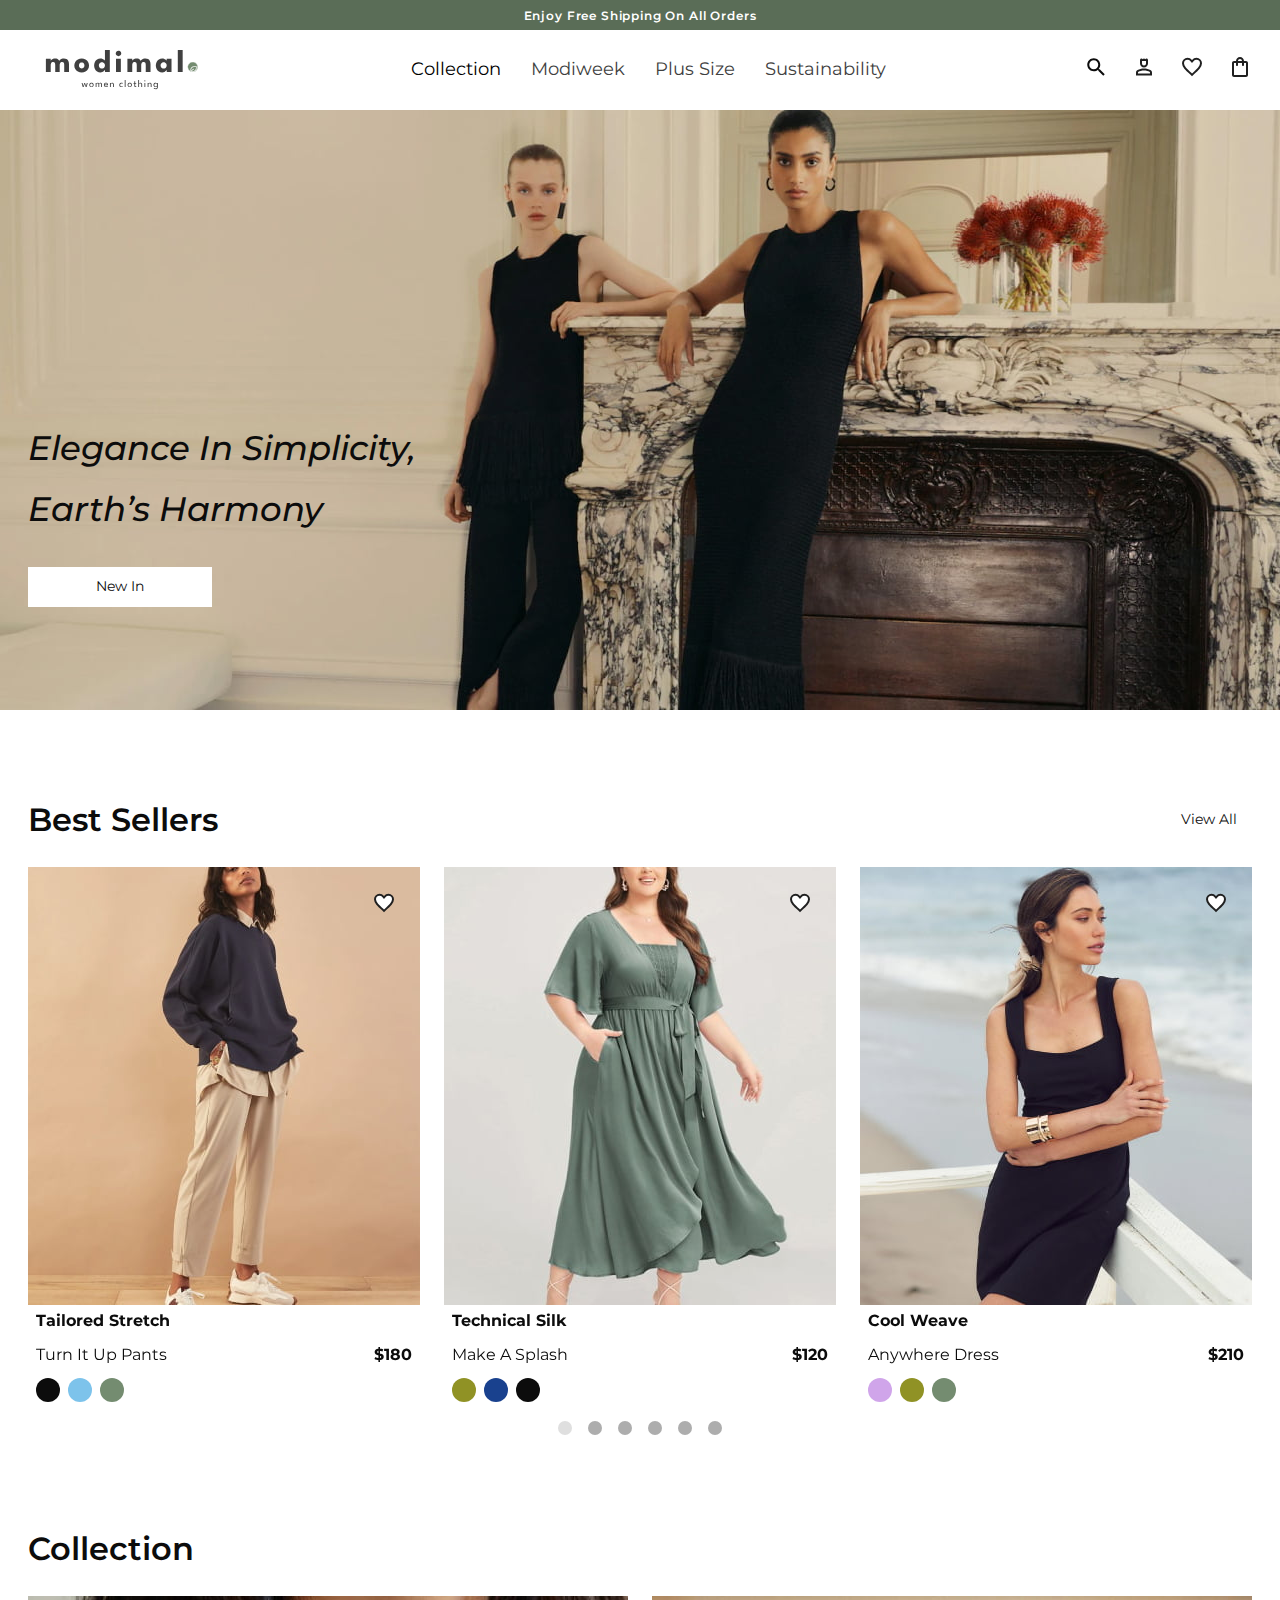
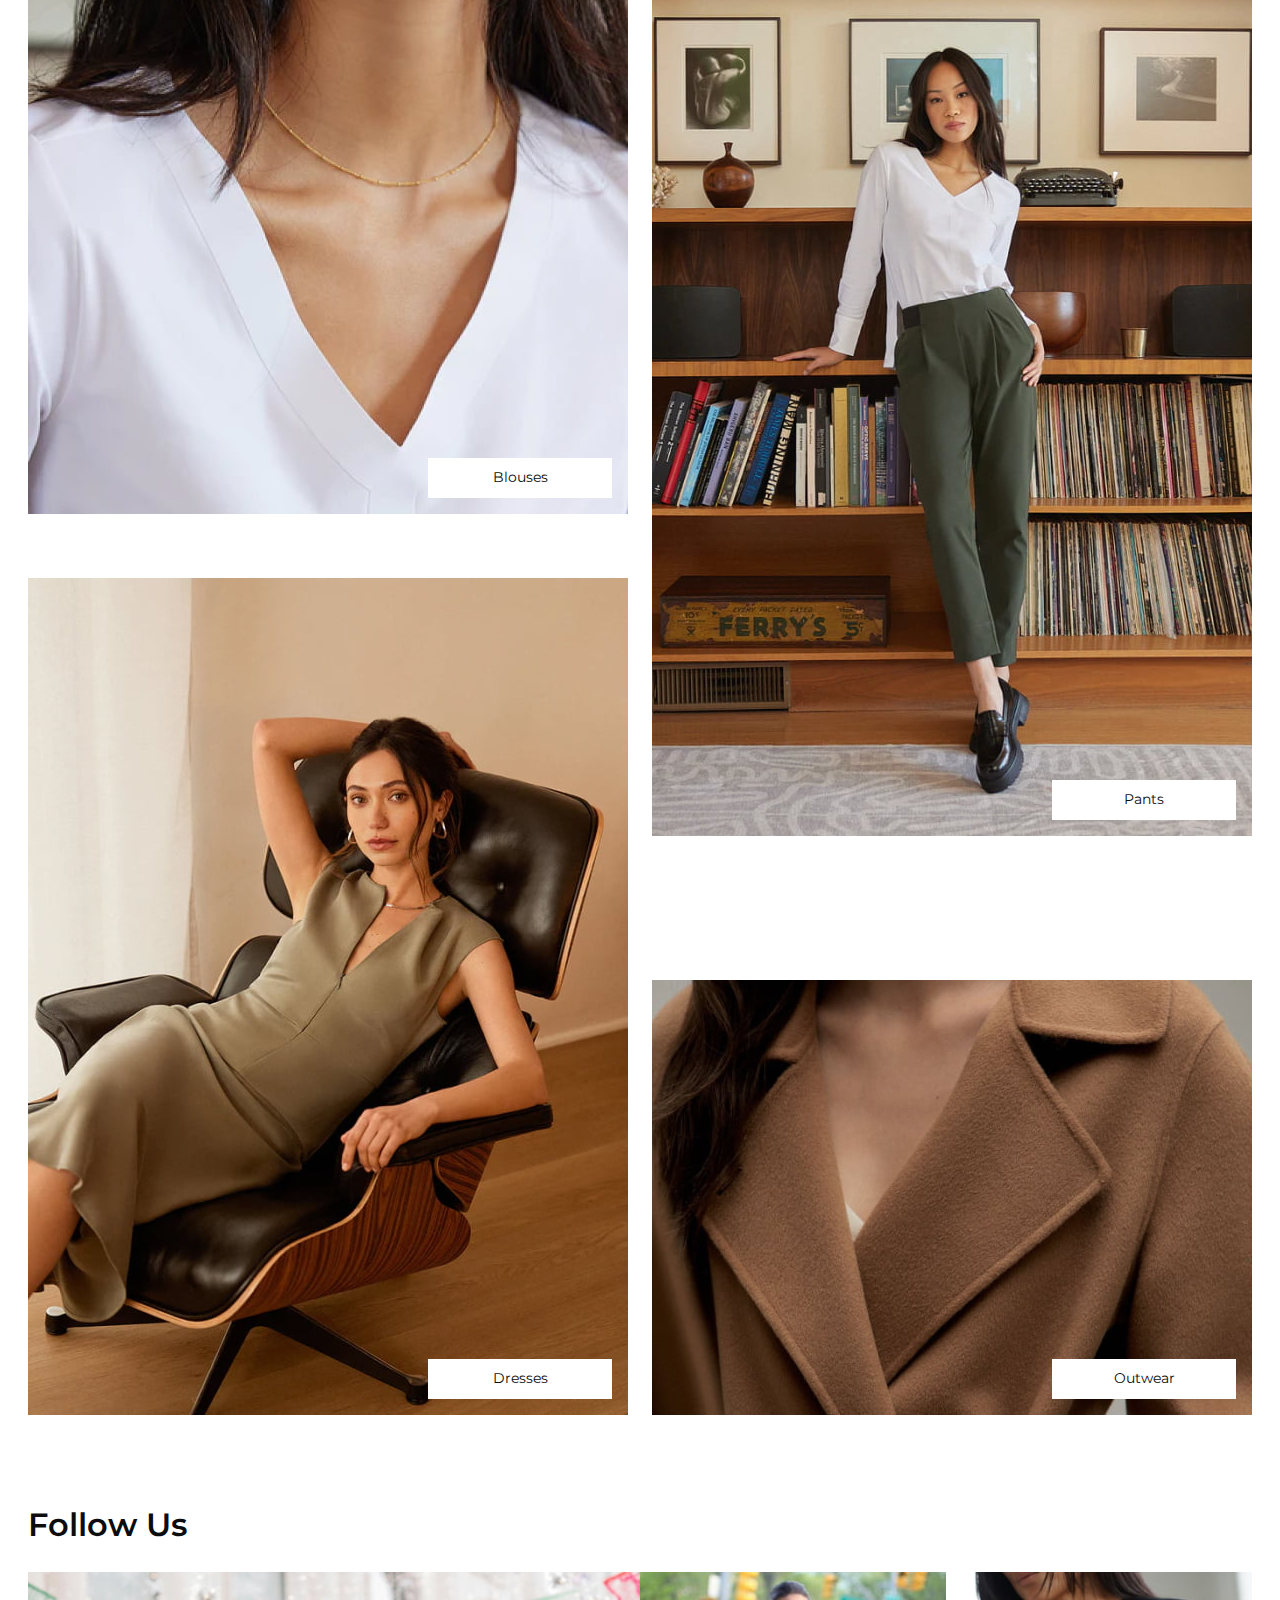
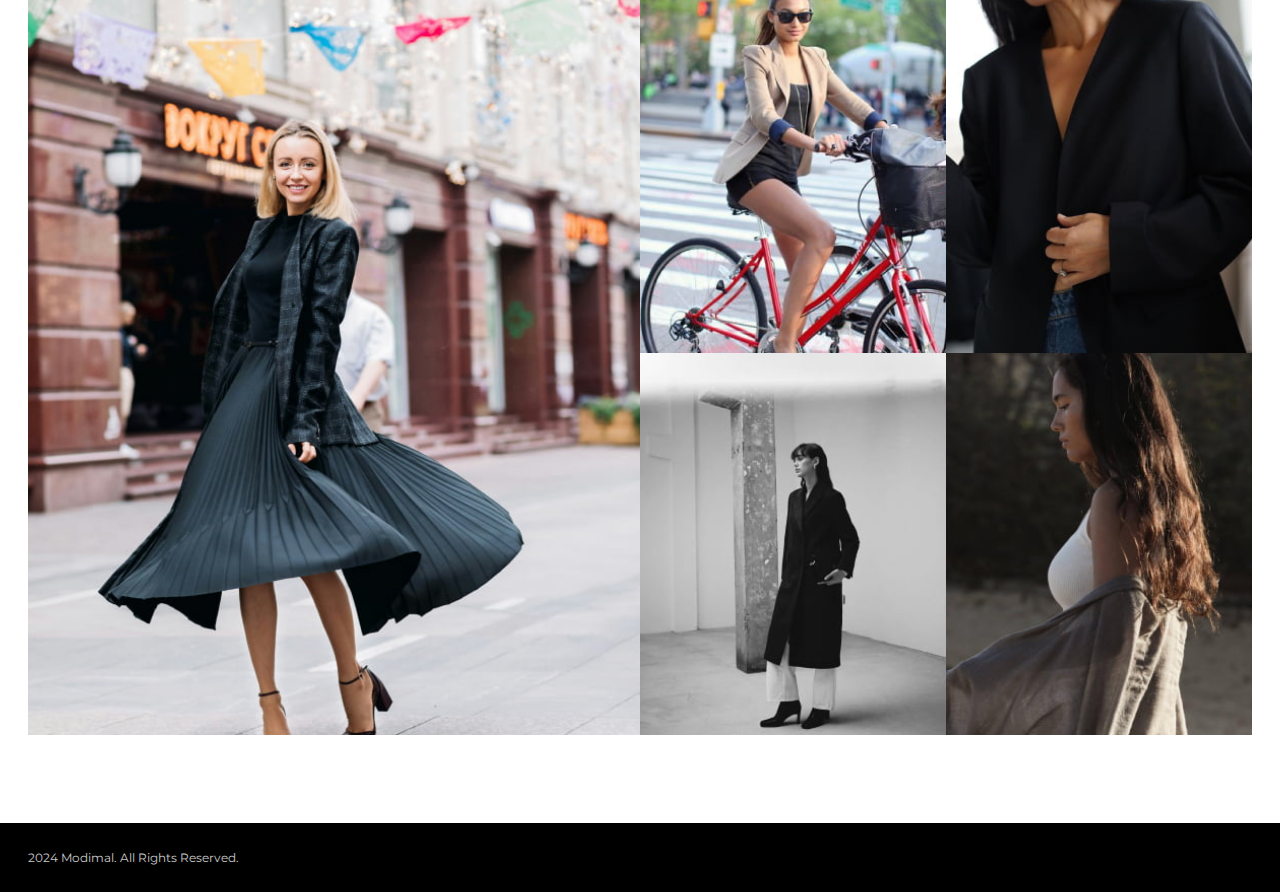
<file: docs/index.html>
<!DOCTYPE html><html lang="en"><head><meta charset="UTF-8"/><meta http-equiv="X-UA-Compatible" content="IE=edge"/><meta name="viewport" content="width=device-width, initial-scale=1.0"/><title>Modimal</title><link rel="stylesheet" href="./css/main.css"/><link rel="icon" type="image/x-icon" href="./img/favicons/favicon.svg"/><link rel="apple-touch-icon" sizes="180x180" href="./img/favicons/apple-touch-icon.png"/></head><body><section class="top-info"><div class="container"><p>Enjoy Free Shipping On&#160;All Orders</p></div></section><header class="header"><div class="container"><div class="header__row"><div class="header__logo"> <a href="#!" class="logo"><img src="./img/logo/logo.svg" alt="Modimal"/></a></div><nav class="header__nav nav"><ul class="nav__list"><li><a href="#!" class="active">Collection</a></li><li><a href="#!">Modiweek</a></li><li><a href="#!">Plus Size</a></li><li><a href="#!">Sustainability</a></li></ul></nav><div class="header__account header__account--first"><ul class="account"><li class="account__menu"> <button class="mobile-nav-btn"><div class="nav-icon"></div></button></li><li class="account__search"> <a href="#!"><svg class="icon icon--search"><use href="./img/svgsprite/sprite.symbol.svg#search"></use></svg></a></li><li> <a href="#!"><svg class="icon icon--person"><use href="./img/svgsprite/sprite.symbol.svg#person"></use></svg></a></li></ul></div><div class="header__account"><ul class="account"><li> <a href="#!"><svg class="icon icon--favorite"><use href="./img/svgsprite/sprite.symbol.svg#favorite"></use></svg></a></li><li> <a href="#!"><svg class="icon icon--bag"><use href="./img/svgsprite/sprite.symbol.svg#bag"></use></svg></a></li></ul></div><div class="header__nav-btn"> <button class="mobile-nav-btn"><div class="nav-icon"></div></button></div></div></div></header><div class="mobile-nav"><div class="mobile-nav__links"><ul class="mobile__links"><li class="mobile-links__parent"> <button class="mobile-links__parent-btn"> <span class="mobile-links__parent-title">Collection</span><svg class="mobile-links__parent-btn__icon icon icon--arrow_down"><use href="./img/svgsprite/sprite.symbol.svg#arrow_down"></use></svg></button><div class="mobile-sub"><ul class="mobile-sub-list"><li class="mobile-sub-list__item"> <a href="#!" class="mobile-sub-list__link">shop all</a></li><li class="mobile-sub-list__item"> <a href="#!" class="mobile-sub-list__link">tops & blouses</a></li><li class="mobile-sub-list__item"> <a href="#!" class="mobile-sub-list__link">tees</a></li><li class="mobile-sub-list__item"> <a href="#!" class="mobile-sub-list__link">pants</a></li><li class="mobile-sub-list__item"> <a href="#!" class="mobile-sub-list__link">jackets & outwears</a></li><li class="mobile-sub-list__item"> <a href="#!" class="mobile-sub-list__link">pullovers</a></li><li class="mobile-sub-list__item"> <a href="#!" class="mobile-sub-list__link">dresses & jumpsuits</a></li><li class="mobile-sub-list__item"> <a href="#!" class="mobile-sub-list__link">short & skirts</a></li></ul></div></li><li class="mobile-links__parent"> <button class="mobile-links__parent-btn"> <span class="mobile-links__parent-title">new in</span><svg class="mobile-links__parent-btn__icon icon icon--arrow_down"><use href="./img/svgsprite/sprite.symbol.svg#arrow_down"></use></svg></button><div class="mobile-sub"><ul class="mobile-sub-list"><li class="mobile-sub-list__item"> <a href="#!" class="mobile-sub-list__link">shop all</a></li><li class="mobile-sub-list__item"> <a href="#!" class="mobile-sub-list__link">tops & blouses</a></li><li class="mobile-sub-list__item"> <a href="#!" class="mobile-sub-list__link">tees</a></li><li class="mobile-sub-list__item"> <a href="#!" class="mobile-sub-list__link">pants</a></li><li class="mobile-sub-list__item"> <a href="#!" class="mobile-sub-list__link">jackets & outwears</a></li><li class="mobile-sub-list__item"> <a href="#!" class="mobile-sub-list__link">pullovers</a></li><li class="mobile-sub-list__item"> <a href="#!" class="mobile-sub-list__link">dresses & jumpsuits</a></li><li class="mobile-sub-list__item"> <a href="#!" class="mobile-sub-list__link">short & skirts</a></li></ul></div></li><li class="mobile-links__parent"> <button class="mobile-links__parent-btn"> <span class="mobile-links__parent-title">modiweek</span><svg class="mobile-links__parent-btn__icon icon icon--arrow_down"><use href="./img/svgsprite/sprite.symbol.svg#arrow_down"></use></svg></button><div class="mobile-sub"><ul class="mobile-sub-list"><li class="mobile-sub-list__item"> <a href="#!" class="mobile-sub-list__link">Example-1</a></li><li class="mobile-sub-list__item"> <a href="#!" class="mobile-sub-list__link">Example-2</a></li><li class="mobile-sub-list__item"> <a href="#!" class="mobile-sub-list__link">Example-3</a></li><li class="mobile-sub-list__item"> <a href="#!" class="mobile-sub-list__link">Example-4</a></li><li class="mobile-sub-list__item"> <a href="#!" class="mobile-sub-list__link">Example-5</a></li></ul></div></li><li class="mobile-links__parent"> <button class="mobile-links__parent-btn"> <span class="mobile-links__parent-title">plus size</span><svg class="mobile-links__parent-btn__icon icon icon--arrow_down"><use href="./img/svgsprite/sprite.symbol.svg#arrow_down"></use></svg></button><div class="mobile-sub"><ul class="mobile-sub-list"><li class="mobile-sub-list__item"> <a href="#!" class="mobile-sub-list__link">Example-6</a></li><li class="mobile-sub-list__item"> <a href="#!" class="mobile-sub-list__link">Example-7</a></li><li class="mobile-sub-list__item"> <a href="#!" class="mobile-sub-list__link">Example-8</a></li><li class="mobile-sub-list__item"> <a href="#!" class="mobile-sub-list__link">Example-9</a></li></ul></div></li><li class="mobile-links__parent"> <button class="mobile-links__parent-btn"> <span class="mobile-links__parent-title">sustainability</span> <svg class="mobile-links__parent-btn__icon icon icon--arrow_down"><use href="./img/svgsprite/sprite.symbol.svg#arrow_down"></use></svg></button><div class="mobile-sub"><ul class="mobile-sub-list"><li class="mobile-sub-list__item"> <a href="#!" class="mobile-sub-list__link">mission</a></li><li class="mobile-sub-list__item"> <a href="#!" class="mobile-sub-list__link">processing</a></li><li class="mobile-sub-list__item"> <a href="#!" class="mobile-sub-list__link">materials</a></li><li class="mobile-sub-list__item"> <a href="#!" class="mobile-sub-list__link">packaging</a></li><li class="mobile-sub-list__item"> <a href="#!" class="mobile-sub-list__link">product care</a></li><li class="mobile-sub-list__item"> <a href="#!" class="mobile-sub-list__link">our suppliers</a></li></ul></div></li></ul></div><div class="mobile-nav__btns"> <a href="#!" class="btn-outline"><svg class="icon icon--person"><use href="./img/svgsprite/sprite.symbol.svg#person"></use></svg>Log In</a> <a href="#!" class="btn-outline">Create Account</a></div></div><main class="main"><section class="hero"><div class="container"><div class="hero__content"><h1 class="hero__title">Elegance in&#160;simplicity, Earth&#8217;s harmony</h1> <a href="#!" class="btn">New In</a></div></div></section><section class="best"><div class="container"><div class="best__title-wrapper"><h2 class="best__title title">Best Sellers</h2><div class="best__link"> <a href="#!" class="btn btn--view">View All</a></div></div><div class="best__cards"><div class="swiper"><div class="swiper-wrapper"><div class="swiper-slide"><article class="card"><div class="card__fav-btn"> <button class="card__btn-fav"><svg class="icon icon--favorite"><use href="./img/svgsprite/sprite.symbol.svg#favorite"></use></svg></button></div><div class="card__picture"> <img src="./img/best/best-01.jpg" alt="tailored stretch" class="card-img"/></div><div class="card__body"><h3 class="card__title"><a href="#!">Tailored Stretch</a></h3><div class="card__cols"><div class="card__desk">Turn It&#160;Up&#160;Pants</div><div class="card__price">$180</div></div><div class="card__colors"><div class="card__colors"><div class="color color--black"></div><div class="color color--blue"></div><div class="color color--green"></div></div></div></article></div><div class="swiper-slide"><article class="card"><div class="card__fav-btn"> <button class="card__btn-fav"><svg class="icon icon--favorite"><use href="./img/svgsprite/sprite.symbol.svg#favorite"></use></svg></button></div><div class="card__picture"> <img src="./img/best/best-02.jpg" alt="tailored stretch" class="card-img"/></div><div class="card__body"><h3 class="card__title"><a href="#!">Technical Silk</a></h3><div class="card__cols"><div class="card__desk">Make A&#160;Splash</div><div class="card__price">$120</div></div><div class="card__colors"><div class="card__colors"><div class="color color--olive"></div><div class="color color--navy"></div><div class="color color--black"></div></div></div></article></div><div class="swiper-slide"><article class="card"><div class="card__fav-btn"> <button class="card__btn-fav"><svg class="icon icon--favorite"><use href="./img/svgsprite/sprite.symbol.svg#favorite"></use></svg></button></div><div class="card__picture"> <img src="./img/best/best-03.jpg" alt="tailored stretch" class="card-img"/></div><div class="card__body"><h3 class="card__title"><a href="#!">Cool Weave</a></h3><div class="card__cols"><div class="card__desk">Anywhere Dress</div><div class="card__price">$210</div></div><div class="card__colors"><div class="card__colors"><div class="color color--pink"></div><div class="color color--olive"></div><div class="color color--green"></div></div></div></article></div><div class="swiper-slide"><article class="card"><div class="card__fav-btn"> <button class="card__btn-fav"><svg class="icon icon--favorite"><use href="./img/svgsprite/sprite.symbol.svg#favorite"></use></svg></button></div><div class="card__picture"> <img src="./img/best/best-04.jpg" alt="tailored stretch" class="card-img"/></div><div class="card__body"><h3 class="card__title"><a href="#!">Cool Dress</a></h3><div class="card__cols"><div class="card__desk">Anywhere Dress</div><div class="card__price">$210</div></div><div class="card__colors"><div class="card__colors"><div class="color color--white"></div><div class="color color--black"></div><div class="color color--olive"></div></div></div></article></div><div class="swiper-slide"><article class="card"><div class="card__fav-btn"> <button class="card__btn-fav"><svg class="icon icon--favorite"><use href="./img/svgsprite/sprite.symbol.svg#favorite"></use></svg></button></div><div class="card__picture"> <img src="./img/best/best-05.jpg" alt="tailored stretch" class="card-img"/></div><div class="card__body"><h3 class="card__title"><a href="#!">Cool Blause</a></h3><div class="card__cols"><div class="card__desk">Anywhere Dress</div><div class="card__price">$210</div></div><div class="card__colors"><div class="card__colors"><div class="color color--blue"></div><div class="color color--white"></div><div class="color color--olive"></div></div></div></article></div><div class="swiper-slide"><article class="card"><div class="card__fav-btn"> <button class="card__btn-fav"><svg class="icon icon--favorite"><use href="./img/svgsprite/sprite.symbol.svg#favorite"></use></svg></button></div><div class="card__picture"> <img src="./img/best/best-06.jpg" alt="tailored stretch" class="card-img"/></div><div class="card__body"><h3 class="card__title"><a href="#!">Summer Dress</a></h3><div class="card__cols"><div class="card__desk">Anywhere Dress</div><div class="card__price">$210</div></div><div class="card__colors"><div class="card__colors"><div class="color color--white"></div><div class="color color--olive"></div><div class="color color--green"></div></div></div></article></div></div><div class="swiper-pagination"></div></div></div></div></section><section class="collection"><div class="container"><h2 class="collection__title title">Collection</h2><div class="collection__cols"><div class="collection__col"><article class="card-collection"> <img src="./img/collection/collection-01.jpg" alt="" class="card-collection__img"/><div class="card-collection__link"> <a href="#!" class="btn btn--mobile-wide">Blouses</a></div></article><article class="card-collection"> <img src="./img/collection/collection-02.jpg" alt="" class="card-collection__img"/><div class="card-collection__link"> <a href="#!" class="btn btn--mobile-wide">Dresses</a></div></article></div><div class="collection__col"><article class="card-collection"> <img src="./img/collection/collection-03.jpg" alt="" class="card-collection__img"/><div class="card-collection__link"> <a href="#!" class="btn btn--mobile-wide">Pants</a></div></article><article class="card-collection"> <img src="./img/collection/collection-04.jpg" alt="" class="card-collection__img"/><div class="card-collection__link"> <a href="#!" class="btn btn--mobile-wide">Outwear</a></div></article></div></div></div></section><section class="follow"><h2 class="visually-hidden">Follow Us</h2><div class="container"><h2 class="follow__title title">Follow Us</h2><div class="follow__grid"> <img src="./img/follow/follow-01.jpg" alt="Follow us" class="follow__img"/> <img src="./img/follow/follow-02.jpg" alt="Follow us" class="follow__img"/> <img src="./img/follow/follow-03.jpg" alt="Follow us" class="follow__img"/> <img src="./img/follow/follow-04.jpg" alt="Follow us" class="follow__img"/> <img src="./img/follow/follow-05.jpg" alt="Follow us" class="follow__img"/></div></div></section></main><footer class="footer"><div class="container"><div class="footer__copyright"><p>2024 modimal. All Rights Reserved.</p></div></div></footer><script src="./js/index.bundle.js"></script></body></html>
</file>
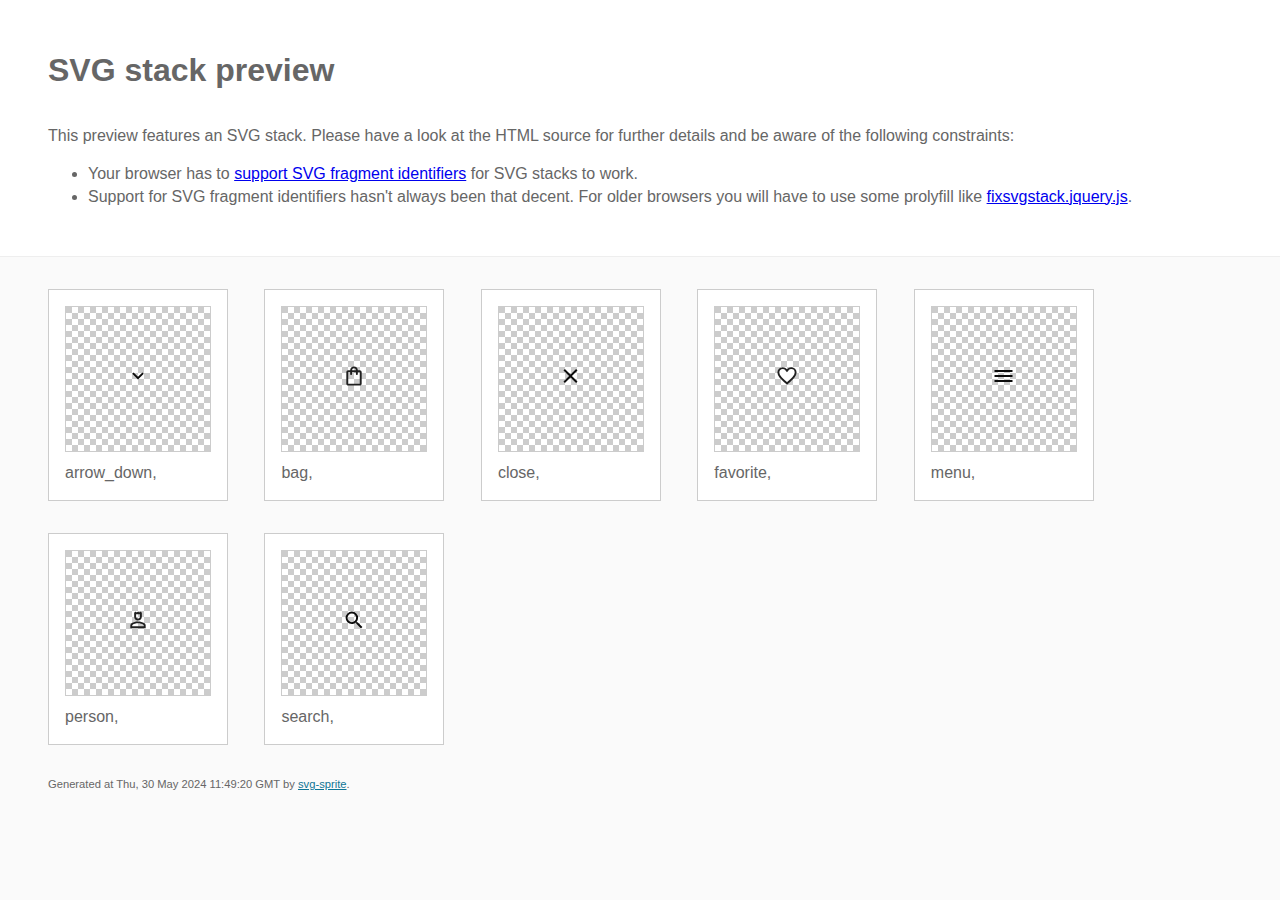
<file: docs/img/svgsprite/stack/sprite.stack.html>
<!doctype html>
<html lang="en">
    <head>
        <meta charset="utf-8">
        <title>SVG stack preview | svg-sprite</title>
        <style>
            body {
                padding: 0;
                margin: 0;
                color: #666;
                background: #fafafa;
                font-family: Arial, Helvetica, sans-serif;
                font-size: 1em;
                line-height: 1.4;
            }

            header {
                display: block;
                padding: 3em 3em 2em;
                background-color: #fff;
            }

            header p {
                margin: 2em 0 0;
            }

            section {
                border-top: 1px solid #eee;
                padding: 2em 3em 0;
            }

            section ul {
                margin: 0;
                padding: 0;
            }

            section li {
                display: inline-block;
                background-color: #fff;
                position: relative;
                margin: 0 2em 2em 0;
                vertical-align: top;
                border: 1px solid #ccc;
                padding: 1em 1em 3em;
                cursor: default;
            }

            .icon-box {
                margin: 0;
                width: 144px;
                height: 144px;
                position: relative;
                background: #ccc url("data:image/svg+xml,%3Csvg xmlns='http://www.w3.org/2000/svg' width='12' height='12'%3E%3Cpath fill='%23fff' d='M6 0h6v6H6zM0 6h6v6H0z'/%3E%3C/svg%3E") top left repeat;
                border: 1px solid #ccc;
                display: table-cell;
                vertical-align: middle;
                text-align: center;
            }

            .icon {
                display: inline-block;
            }

            h1 {
                margin-top: 0;
            }

            h2 {
                margin: 0;
                padding: 0;
                font-size: 1em;
                font-weight: 400;
                white-space: nowrap;
                overflow: hidden;
                text-overflow: ellipsis;
                position: absolute;
                left: 1em;
                right: 1em;
                bottom: 1em;
            }

            footer {
                display: block;
                margin: 0;
                padding: 0 3em 3em;
            }

            footer p {
                margin: 0;
                font-size: .7em;
            }

            footer a {
                color: #0f7595;
                margin-left: 0;
            }
        </style>

<!--
Sprite shape dimensions
====================================================================================================
You will need to set the sprite shape dimensions via CSS when you use them as stack SVGs, otherwise
they would become a huge 100% in size. You may use the following dimension classes for doing so.
They might well be outsourced to an external stylesheet of course.
-->

<style>
 .svg-arrow_down-dims { width: 24px; height: 24px; }
 .svg-bag-dims { width: 24px; height: 24px; }
 .svg-close-dims { width: 25px; height: 24px; }
 .svg-favorite-dims { width: 24px; height: 24px; }
 .svg-menu-dims { width: 25px; height: 24px; }
 .svg-person-dims { width: 24px; height: 24px; }
 .svg-search-dims { width: 24px; height: 24px; }
</style>

<!--
====================================================================================================
-->

    </head>
    <body>
        <header>
            <h1>SVG stack preview</h1>
            <p>This preview features an SVG stack. Please have a look at the HTML source for further details and be aware of the following constraints:</p>
            <ul>
                <li>Your browser has to <a href="https://caniuse.com/svg-fragment" target="_blank" rel="noopener noreferrer">support SVG fragment identifiers</a> for SVG stacks to work.</li>
                <li>Support for SVG fragment identifiers hasn't always been that decent. For older browsers you will have to use some prolyfill like <a href="https://github.com/preciousforever/SVG-Stacker/blob/master/fixsvgstack.jquery.js" target="_blank" rel="noopener noreferrer">fixsvgstack.jquery.js</a>.</li>
            </ul>
        </header>
        <section>

<!--
SVG stack
====================================================================================================
These SVG images make use of fragment identifiers (IDs) to reference certain portions of the
external sprite. By default, all shapes inside the sprite are hidden by CSS. The `:target` pseudo
selector is used to show the very shape that is referenced by the fragment identifier.
-->

            <ul>

             <li title="arrow_down">
                    <div class="icon-box">
                        <img src="svg/sprite.stack.svg#arrow_down" class="svg-arrow_down-dims" alt="arrow_down">
                    </div>
                    <h2>arrow_down, </h2>
                </li>
             <li title="bag">
                    <div class="icon-box">
                        <img src="svg/sprite.stack.svg#bag" class="svg-bag-dims" alt="bag">
                    </div>
                    <h2>bag, </h2>
                </li>
             <li title="close">
                    <div class="icon-box">
                        <img src="svg/sprite.stack.svg#close" class="svg-close-dims" alt="close">
                    </div>
                    <h2>close, </h2>
                </li>
             <li title="favorite">
                    <div class="icon-box">
                        <img src="svg/sprite.stack.svg#favorite" class="svg-favorite-dims" alt="favorite">
                    </div>
                    <h2>favorite, </h2>
                </li>
             <li title="menu">
                    <div class="icon-box">
                        <img src="svg/sprite.stack.svg#menu" class="svg-menu-dims" alt="menu">
                    </div>
                    <h2>menu, </h2>
                </li>
             <li title="person">
                    <div class="icon-box">
                        <img src="svg/sprite.stack.svg#person" class="svg-person-dims" alt="person">
                    </div>
                    <h2>person, </h2>
                </li>
             <li title="search">
                    <div class="icon-box">
                        <img src="svg/sprite.stack.svg#search" class="svg-search-dims" alt="search">
                    </div>
                    <h2>search, </h2>
                </li>
         </ul>

<!--
====================================================================================================
-->

        </section>
        <footer>
            <p>Generated at Thu, 30 May 2024 11:49:20 GMT by <a href="https://github.com/svg-sprite/svg-sprite" target="_blank" rel="noopener noreferrer">svg-sprite</a>.</p>
        </footer>
    </body>
</html>
</file>
<file: docs/css/main.css>
@charset "UTF-8";@import url(https://fonts.googleapis.com/css?family=Montserrat:100,200,300,regular,500,600,700,800,900,100italic,200italic,300italic,italic,500italic,600italic,700italic,800italic,900italic);*{padding:0;margin:0;border:0}*,::after,::before{box-sizing:border-box}a,a:hover,a:link,a:visited{text-decoration:none}aside,footer,header,legend,main,nav,section{display:block}h1,h2,h3,h4,h5,h6,p{font-size:inherit;font-weight:inherit}ul,ul li{list-style:none}img{vertical-align:top}img,svg{max-width:100%;height:auto}address{font-style:normal}input,select,textarea{background-color:transparent}button,input,select,textarea{font-family:inherit;font-size:inherit;color:inherit}input::-ms-clear{display:none}button,input[type=submit]{display:inline-block;box-shadow:none;background-color:transparent;background:0 0;cursor:pointer}button:active,button:focus,input:active,input:focus{outline:0}button::-moz-focus-inner{padding:0;border:0}label{cursor:pointer}:root{--container-width:1254px;--container-padding:15px;--font-main:"Montserrat", sans-serif;--font-accent:"Montserrat", sans-serif;--font-titles:var(--font-accent);--page-bg:#fff;--text-color:#000;--accent:#ac182c;--link-color:#2578c8;--laptop-size:1199px;--tablet-size:959px;--mobile-size:599px;--primary:#748c70;--black:#0c0c0c;--white:#fff;--primary-primary25:#f0f2ef;--primary-primary50:#d1d9cf;--primary-primary100:#b2bfaf;--primary-primary200:#a2b39f;--primary-primary300:#93a690;--primary-primary400:#839980;--primary-primary-600:#5a6d57;--primary-primary-700:#404e3e;--primary-primary750:#343e32;--primary-primary800:#272f25;--primary-primary900:#0d100c;--neutral-backgroundfaf9f5:#faf9f5;--neutral-graydfdfdf:#dfdfdf;--neutral-grayededed:#ededed;--neutral-grayf9f9f9:#f9f9f9;--neutral-graycbcbcb:#cbcbcb;--neutral-grayadadad:#adadad;--neutral-gray868686:#868686;--neutral-gray606060:#606060;--neutral-gray404040:#404040;--neutral-gray202020:#202020;--neutral-gray0c0c0c:#0c0c0c;--state-color-warning-bg:#f7e4c9;--state-color-warning-light:#ecbb77;--state-color-warning:#e09126;--state-color-error-bg:#fff2f2;--state-color-error-light:#ed2e2e;--state-color-error:#c30000;--state-color-success-bg:#f3fdfa;--state-color-success-light:#00ba88;--state-color-success:#00966d;--second-family:"League Spartan", sans-serif}.dark{--page-bg:#252526;--text-color:#fff}html{scroll-behavior:smooth;background-color:#272727}body{background-color:var(--page-bg);color:var(--text-color);font-family:var(--font-main);text-wrap:balance}img{display:block}a{color:var(--link-color)}code,pre.code{background-color:#e9f1f6;padding:.2rem;border-radius:4px}pre.code{overflow-x:auto;padding:1rem}.box{width:100%;height:200px;background-color:#5f9ea0;background-image:url(./../img/project-02.jpg);background-position:center center;background-size:cover;background-repeat:no-repeat;background-image:image-set(url(./../img/project-02.jpg) 1x,url(./../img/project-02@2x.jpg) 2x)}@media (-webkit-min-device-pixel-ratio:2),(min-resolution:192dpi){.box{background-image:url(./../img/project-02@2x.jpg)}}.docs{display:grid;line-height:1.5}.docs p{margin:1rem 0}.docs ol,.docs ul{padding-left:2rem}.docs ol li,.docs ul li{list-style:disc;margin-bottom:.5rem}.docs ol li{list-style:decimal}.docs section,.docs section.docs{padding:40px 0}.docs section+section{border-top:1px solid #dae5e9}.docs small{font-size:1rem;color:#acacac}.docs .title-1:first-child,.docs .title-2:first-child{margin-top:0!important}.test{width:600px;height:300px;margin:50px auto;background-color:#999;background-position:center center;background-size:cover;background-repeat:no-repeat;background-image:url(./../img/project-02.jpg)}@media (-webkit-min-device-pixel-ratio:2),(min-resolution:192dpi){.test{background-image:url(./../img/project-02@2x.jpg)}}.test-2{width:600px;height:300px;margin:50px auto;background-color:#999;background-position:center center;background-size:cover;background-repeat:no-repeat;background-image:image-set(url(./../img/project-02.jpg) 1x,url(./../img/project-02@2x.jpg) 2x)}.font-1{font-family:"Montserrat";font-weight:700;font-style:italic}.font-2{font-family:"FirasansBook";font-weight:400}.none{display:none!important}.visually-hidden{position:absolute;width:1px;height:1px;margin:-1px;border:0;padding:0;white-space:nowrap;clip-path:inset(100%);clip:rect(0 0 0 0);overflow:hidden}.no-scroll{overflow-y:hidden}.text-left{text-align:left}.text-right{text-align:right}.text-center{text-align:center}.d-flex,body,html{display:flex}.flex-center{justify-content:center}.content-demo{margin-bottom:5rem;padding:1rem;background-color:#dadada}.container{margin:0 auto;padding:0 var(--container-padding);max-width:var(--container-width);width:100%}.container-full,.container-left-50{padding:0 var(--container-padding);max-width:100%}.container-left-50{max-width:50%}@media (max-width:780px){.container-left-50{max-width:100%}}.container-right-50{padding:0 var(--container-padding);max-width:50%;margin-left:auto}@media (max-width:780px){.container-right-50{max-width:100%}}.container-right{padding-left:calc((100% - var(--container-width))/2 + var(--container-padding))}@media (max-width:1274px){.container-right{padding-left:var(--container-padding)}}.container-left{padding-right:calc((100% - var(--container-width))/2 + var(--container-padding))}@media (max-width:1274px){.container-left{padding-right:var(--container-padding)}}.container-half-left{padding-right:calc((100% - var(--container-width))/2 + var(--container-width)/2);padding-left:calc((100% - var(--container-width))/2 + var(--container-padding))}@media (max-width:1274px){.container-half-left{padding-left:var(--container-padding)}}@media (max-width:780px){.container-half-left{padding:0 var(--container-padding)}}.container-half-right{padding-left:calc((100% - var(--container-width))/2 + var(--container-width)/2);padding-right:calc((100% - var(--container-width))/2 + var(--container-padding))}@media (max-width:1274px){.container-half-right{padding-right:var(--container-padding)}}@media (max-width:780px){.container-half-right{padding:0 var(--container-padding)}}body,html{min-height:100vh;flex-direction:column}.footer{background-color:#e3e3e3}.account{display:flex;align-items:center;gap:24px}@media (max-width:1274px){.account{gap:12px}}.account a{display:inline-block;transition:all .2s ease-in}.account a:hover,.btn:hover,a.btn:hover{background:var(--neutral-grayededed)}@media (max-width:780px){.account__search{display:none}}.account__menu{display:none}@media (max-width:780px){.account__menu{display:block}}.best__title-wrapper{margin-bottom:24px;display:flex;justify-content:space-between;align-items:center}@media (max-width:780px){.best__title-wrapper{margin-bottom:8px}}.btn,a.btn{display:inline-block;padding:8px;min-width:184px;height:40px;font-family:var(--font-family);font-weight:400;font-size:14px;line-height:171%;text-transform:capitalize;text-align:center;color:var(--black);transition:all .2s ease-in;background:var(--white)}@media (max-width:780px){.btn,a.btn{padding:8px 9px;min-width:unset}}.btn--view,a.btn--view{min-width:unset;padding-left:15;padding-right:15px}@media (max-width:780px){.btn--view,a.btn--view{display:none}.btn--mobile-wide,a.btn--mobile-wide{min-width:unset;width:100%;text-align:left;padding:8px 16px}}.btn-outline,a.btn-outline{display:inline-block;border:1px solid var(--primary-primary-600);padding:8px 16px;height:40px;display:flex;gap:4px;justify-content:center;align-items:center;font-family:var(--font-family);font-weight:400;font-size:14px;line-height:171%;text-transform:capitalize;text-align:center;color:var(--primary-primary-600)}.btn-outline:hover,a.btn-outline:hover{color:var(--primary-primary-700)}.card-collection{position:relative}.card-collection__link{position:absolute;right:16px;bottom:16px}@media (max-width:780px){.card-collection__link{position:static}}.card-collection__link .btn::after,.card__title a::after{content:"";position:absolute;left:0;top:0;width:100%;height:100%}.card{position:relative}.card__fav-btn{position:absolute;z-index:9;top:24px;right:24px}@media (max-width:1274px){.card__fav-btn{top:10px;right:10px}}@media (max-width:780px){.card__fav-btn{top:11px;right:10px}}.card__btn-fav--selected .icon--favorite{stroke:var(--state-color-error);fill:var(--state-color-error)}.card__btn-fav:hover,.card__btn-fav:hover .icon--favorite{stroke:var(--state-color-error)}.card__body{padding:5.5px 8px;display:grid;gap:8px}@media (max-width:780px){.card__body{padding:0}}.card__title{font-family:var(--font-family);font-weight:700;font-size:16px;line-height:140%;text-transform:capitalize}.card__title,.card__title a{color:var(--black)}@media (max-width:780px){.card__title{font-weight:600;font-size:14px}}.card__cols{display:grid;grid-template-columns:1fr auto;gap:12px}@media (max-width:780px){.card__cols{flex-wrap:wrap}}.card__desk{font-family:var(--font-family);font-weight:400;font-size:16px;line-height:180%;text-transform:capitalize;color:var(--black)}@media (max-width:780px){.card__desk{font-weight:400;font-size:14px;line-height:140%}}.card__price{text-align:right;font-family:var(--font-family);font-weight:700;font-size:16px;line-height:180%;text-transform:capitalize;color:var(--black)}@media (max-width:780px){.card__price{font-weight:600;font-size:14px;line-height:140%}}.card__colors{display:flex;align-items:center;gap:8px}.collection__title{margin-bottom:24px}@media (max-width:780px){.collection__title{margin-bottom:8px}}.collection__cols{display:grid;grid-template-columns:1fr 1fr;gap:24px}@media (max-width:780px){.collection__cols{gap:16px}}.collection__col{display:flex;flex-direction:column;justify-content:space-between;gap:64px}@media (max-width:780px){.collection__col{gap:24px}}.color{width:24px;height:24px;background-color:gray;border-radius:50%}@media (max-width:1274px){.color{width:16px;height:16px}}.color--black{background-color:var(--black)}.color--blue{background-color:#7dc3eb}.color--green{background-color:var(--primary)}.color--olive{background-color:#909225}.color--navy{background-color:#19418e}.color--pink{background-color:#d0a5ea}.color--white{background-color:#fff;border:1px solid #d0d0d0}.follow__title{margin-bottom:24px}@media (max-width:780px){.follow__title{margin-bottom:8px}}.follow__grid{display:grid;grid-template-columns:repeat(4,1fr);grid-template-rows:1fr 1fr}@media (max-width:780px){.follow__grid{grid-template-columns:repeat(2,1fr);grid-template-rows:repeat(4,1fr)}}.follow__grid>:first-child{grid-column:span 2;grid-row:span 2}.follow__grid img{width:100%;height:100%;object-fit:cover}.footer{margin-top:88px;padding:24px 0;background:#000}@media (max-width:780px){.footer{margin-top:24px;padding:8px 0}}.footer__copyright{font-family:var(--font-family);font-weight:400;font-size:12px;line-height:180%;text-transform:capitalize;color:var(--neutral-graycbcbcb)}.header{position:relative;z-index:199;padding:16px 0 18px;background-color:#fff}.header__row{display:flex;justify-content:space-between;align-items:center}@media (max-width:780px){.header{padding:4px 0 8px}}.header__logo{flex-shrink:0}.header__nav{margin-left:auto}@media (max-width:780px){.header__nav{display:none}}.header__account--first{margin-left:auto;margin-right:24px}@media (max-width:1274px){.header__account--first{margin-right:12px}}@media (max-width:780px){.header__account--first{order:-1;margin-left:unset}}.header__nav-btn{display:none}.hero{height:600px;padding-bottom:103px;background-color:#999;background-image:url(./../img/hero/hero.jpg);background-position:30% center;background-size:cover;background-repeat:no-repeat}@media (-webkit-min-device-pixel-ratio:2),(min-resolution:192dpi){.hero{background-image:url(./../img/hero/hero@2x.jpg)}}@media (max-width:780px){.hero{height:551px;padding-bottom:16px}}.hero .container{height:100%}.hero__content{height:100%;display:flex;flex-direction:column;justify-content:flex-end;align-items:flex-start;gap:27px}@media (max-width:780px){.hero__content{gap:32px;padding-left:20px}}.hero__title{max-width:494px;font-family:var(--font-family);font-style:italic;font-weight:500;font-size:34px;line-height:180%;text-transform:capitalize;color:var(--black)}@media (max-width:1274px){.hero__title{max-width:250px}}@media (max-width:780px){.hero__title{max-width:168px;font-size:20px}}.icons-wrapper{padding:30px 0;display:flex;column-gap:30px}.icon{fill:transparent;stroke:transparent;width:24px;height:24px}.icon--search{fill:#0c0c0c}.icon--person{fill:var(--neutral-gray202020)}.icon--favorite{fill:var(--white);stroke-width:2px;stroke:var(--neutral-gray202020)}.icon--bag{fill:var(--neutral-gray202020)}.icon--arrow_down,.icon--menu{fill:var(--black)}.logo{font-size:32px}.main{display:flex;flex-direction:column;gap:88px}@media (max-width:780px){.main{gap:24px}}.mobile-nav{position:fixed;top:-100%;width:100%;height:100%;z-index:99;padding:106px 20px 56px;display:flex;flex-direction:column;background:#fff;transition:all .2s ease-in;overflow-y:auto}.mobile-nav--open{top:0}.mobile-nav a{color:#000}.mobile-nav__links{margin-bottom:84px}.mobile__links{display:grid;gap:32px}.mobile-links__parent{border-bottom:1px solid #000}.mobile-links__parent-btn{width:100%;display:flex;justify-content:space-between}.mobile-links__parent-title{font-family:var(--font-family);font-weight:400;font-size:14px;line-height:180%;text-transform:capitalize;color:var(--black)}.mobile-links__parent-btn__icon,.mobile-sub{transition:all .2s ease-in}.active .mobile-links__parent-btn__icon{transform:rotate(-180deg)}.mobile-sub{max-height:0;overflow:hidden}.mobile-sub-list{display:grid;gap:16px;padding:24px 0 16px 35px}.mobile-sub-list__item{font-family:var(--font-family);font-weight:400;font-size:14px;line-height:180%;text-transform:capitalize;color:var(--neutral-gray404040)}.mobile-sub-list__link{display:inline-block;padding-top:7px;width:100%;color:var(--neutral-gray404040)}.mobile-sub-list__link:hover,.nav__list a.active{color:#000}.mobile-nav__btns{margin-top:auto;border-top:1px solid var(--neutral-graycbcbcb);padding-top:14px;display:grid;grid-template-columns:1fr 1fr;gap:16px}.mobile-nav-btn{--time:0.1s;--width:18px;--height:12px;--line-height:2px;--spacing:3px;--color:#000;--radius:0px;height:calc(var(--line-height)*3 + var(--spacing)*2);width:var(--width);display:flex;justify-content:center;align-items:center}.nav-icon,.nav-icon::after,.nav-icon::before{position:relative;width:var(--width);height:var(--line-height);background-color:var(--color);border-radius:var(--radius)}.nav-icon::after,.nav-icon::before{content:"";display:block;position:absolute;left:0;transition:transform var(--time) ease-in,top var(--time) linear var(--time)}.nav-icon::before{top:calc(-1*(var(--line-height) + var(--spacing)))}.nav-icon::after{top:calc(var(--line-height) + var(--spacing))}.nav-icon.nav-icon--active{background-color:transparent}.nav-icon.nav-icon--active::after,.nav-icon.nav-icon--active::before{top:0;transition:top var(--time) linear,transform var(--time) ease-in var(--time)}.nav-icon.nav-icon--active::before{transform:rotate(45deg)}.nav-icon.nav-icon--active::after{transform:rotate(-45deg)}.mobile-nav-btn{z-index:999}.nav{font-family:var(--font-family);font-weight:400;font-size:18px;line-height:180%;text-transform:capitalize;text-align:center;color:var(--neutral-gray404040)}@media (max-width:1274px){.nav{font-size:16px}}.nav__list{display:flex;column-gap:30px}@media (max-width:1274px){.nav__list{column-gap:15px}}.nav__list a{color:var(--neutral-gray404040)}.swiper{width:100%;padding-bottom:32px!important}.swiper-pagination-bullet{width:14px!important;height:14px!important;background-color:var(--neutral-grayadadad)!important;opacity:1!important}@media (max-width:1274px){.swiper-pagination-bullet{width:8px!important;height:8px!important}}@media (max-width:780px){.swiper-pagination-bullet{width:8px!important;height:8px!important}}.swiper-pagination-bullet-active{background-color:var(--neutral-graydfdfdf)!important}.swiper-horizontal>.swiper-pagination-bullets .swiper-pagination-bullet,.swiper-pagination-horizontal.swiper-pagination-bullets .swiper-pagination-bullet{margin-left:8px!important;margin-right:8px!important}.swiper-horizontal>.swiper-pagination-bullets,.swiper-pagination-bullets.swiper-pagination-horizontal,.swiper-pagination-custom,.swiper-pagination-fraction{bottom:0!important}.title{font-family:var(--font-family);font-weight:600;font-size:32px;line-height:140%;text-transform:capitalize;color:var(--black)}@media (max-width:780px){.title{font-weight:700;font-size:20px}}.top-info{position:relative;z-index:199;padding:8px 0 7px;background:var(--primary-primary-600);font-family:var(--font-family);font-weight:600;font-size:12px;letter-spacing:.07em;text-align:center;text-transform:capitalize;color:var(--white)}@media (max-width:780px){.top-info{padding:0;font-weight:400;font-size:10px;line-height:140%}}
/*# sourceMappingURL=[data-uri] */
</file>
